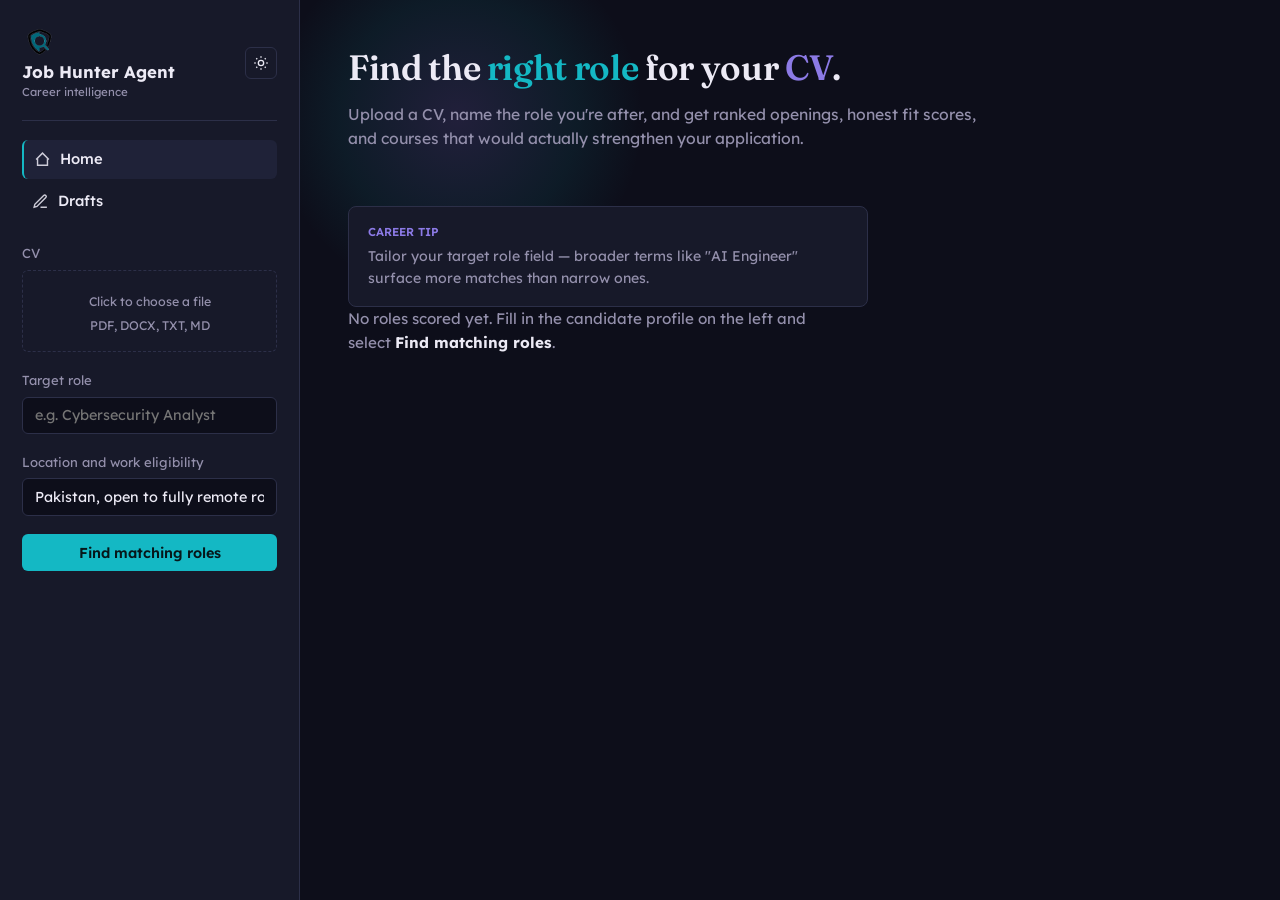
<file: web/index.html>
<!DOCTYPE html>
<html lang="en">
<head>
<meta charset="UTF-8">
<meta name="viewport" content="width=device-width, initial-scale=1">
<title>Job Hunter Agent</title>
<link rel="icon" href="logo-icon.png">
<link rel="stylesheet" href="style.css">
</head>
<body>
<div class="shell">
  <aside class="sidebar">
    <div class="brand">
      <a href="/" class="brand-link" aria-label="Job Hunter Agent — Home">
        <img src="logo-icon.png" alt="">
        <div>
          <div class="brand-name">Job Hunter Agent</div>
          <div class="brand-tag">Career intelligence</div>
        </div>
      </a>
      <button id="theme-toggle" class="theme-toggle" aria-label="Toggle light and dark theme" title="Toggle theme">
        <svg class="icon-sun" viewBox="0 0 24 24" fill="none" stroke="currentColor" stroke-width="2"><circle cx="12" cy="12" r="4"/><path d="M12 2v2M12 20v2M4.93 4.93l1.41 1.41M17.66 17.66l1.41 1.41M2 12h2M20 12h2M6.34 17.66l-1.41 1.41M19.07 4.93l-1.41 1.41"/></svg>
        <svg class="icon-moon" viewBox="0 0 24 24" fill="none" stroke="currentColor" stroke-width="2"><path d="M21 12.79A9 9 0 1 1 11.21 3 7 7 0 0 0 21 12.79Z"/></svg>
      </button>
    </div>

    <nav class="nav">
      <a href="/" class="active">
        <svg viewBox="0 0 24 24" fill="none" stroke="currentColor" stroke-width="2"><path d="M3 12l9-9 9 9M5 10v10h14V10"/></svg>
        Home
      </a>
      <a href="/drafts">
        <svg viewBox="0 0 24 24" fill="none" stroke="currentColor" stroke-width="2"><path d="M12 20h9M16.5 3.5a2.1 2.1 0 0 1 3 3L7 19l-4 1 1-4Z"/></svg>
        Drafts
      </a>
    </nav>

    <div class="field">
      <label for="cv-input">CV</label>
      <div class="upload-zone" id="upload-zone" tabindex="0" role="button" aria-label="Upload your CV">
        <div id="upload-label">
          <div class="hint">Click to choose a file</div>
          <div class="hint">PDF, DOCX, TXT, MD</div>
        </div>
      </div>
      <input type="file" id="cv-input" accept=".pdf,.docx,.txt,.md" style="display:none;">
    </div>

    <div class="field">
      <label for="role-input">Target role</label>
      <input type="text" id="role-input" placeholder="e.g. Cybersecurity Analyst" autocomplete="off">
    </div>

    <div class="field">
      <label for="location-input">Location and work eligibility</label>
      <input type="text" id="location-input" value="Pakistan, open to fully remote roles worldwide, not open to relocation" autocomplete="off">
    </div>

    <button class="btn" id="search-btn">Find matching roles</button>
    <div id="search-alert"></div>
    <div id="search-spinner" style="display:none;" class="spinner-text"><span class="spinner-dot"></span><span id="spinner-msg">Working...</span></div>

    <div id="filters-block" style="display:none;">
      <div style="border-top:1px solid var(--line); margin:1.3rem 0;"></div>

      <div class="filter-group">
        <label>Minimum fit score — <span class="mono" id="score-val">0</span></label>
        <div class="slider-row"><input type="range" id="score-slider" min="0" max="100" value="0" step="5"></div>
      </div>

      <div class="filter-group">
        <label>Experience level</label>
        <div class="chip-row" id="level-chips"></div>
      </div>

      <div class="filter-group">
        <label>Job source</label>
        <div class="chip-row" id="source-chips"></div>
      </div>
    </div>
  </aside>

  <main class="main">
    <div class="masthead">
      <h1>Find the <span class="accent">right role</span> for your <span class="accent-violet">CV</span>.</h1>
      <p>Upload a CV, name the role you're after, and get ranked openings, honest fit scores, and courses that would actually strengthen your application.</p>
    </div>

    <div id="tip-ticker-area"></div>

    <div id="results-area">
      <div class="empty-state">No roles scored yet. Fill in the candidate profile on the left and select <b>Find matching roles</b>.</div>
    </div>

    <div id="courses-area"></div>
  </main>
</div>

<div id="toast-container" class="toast-container"></div>

<script src="app.js"></script>
</body>
</html>
</file>
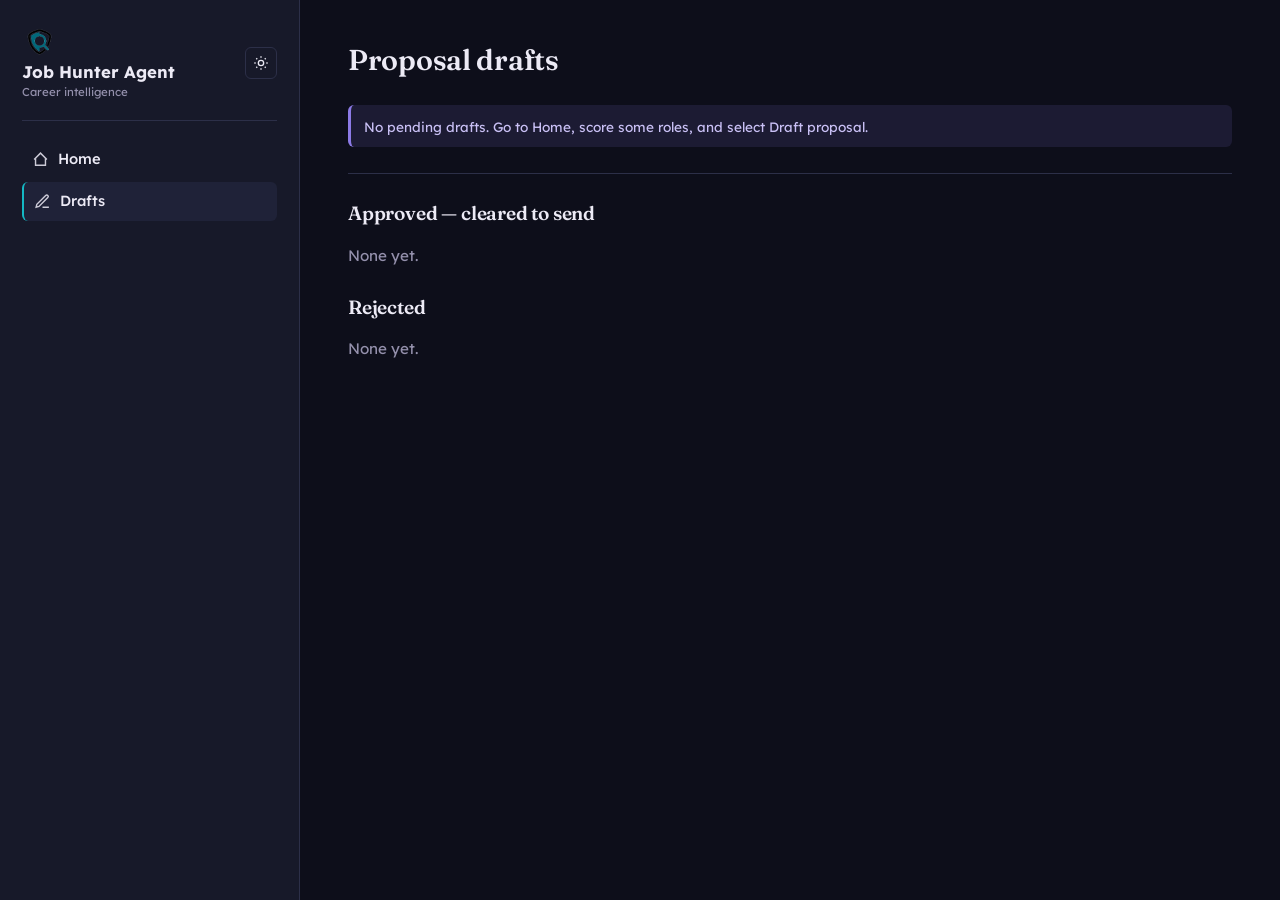
<file: web/drafts.html>
<!DOCTYPE html>
<html lang="en">
<head>
<meta charset="UTF-8">
<meta name="viewport" content="width=device-width, initial-scale=1">
<title>Drafts — Job Hunter Agent</title>
<link rel="icon" href="logo-icon.png">
<link rel="stylesheet" href="style.css">
</head>
<body>
<div class="shell">
  <aside class="sidebar">
    <div class="brand">
      <a href="/" class="brand-link" aria-label="Job Hunter Agent — Home">
        <img src="logo-icon.png" alt="">
        <div>
          <div class="brand-name">Job Hunter Agent</div>
          <div class="brand-tag">Career intelligence</div>
        </div>
      </a>
      <button id="theme-toggle" class="theme-toggle" aria-label="Toggle light and dark theme" title="Toggle theme">
        <svg class="icon-sun" viewBox="0 0 24 24" fill="none" stroke="currentColor" stroke-width="2"><circle cx="12" cy="12" r="4"/><path d="M12 2v2M12 20v2M4.93 4.93l1.41 1.41M17.66 17.66l1.41 1.41M2 12h2M20 12h2M6.34 17.66l-1.41 1.41M19.07 4.93l-1.41 1.41"/></svg>
        <svg class="icon-moon" viewBox="0 0 24 24" fill="none" stroke="currentColor" stroke-width="2"><path d="M21 12.79A9 9 0 1 1 11.21 3 7 7 0 0 0 21 12.79Z"/></svg>
      </button>
    </div>

    <nav class="nav">
      <a href="/">
        <svg viewBox="0 0 24 24" fill="none" stroke="currentColor" stroke-width="2"><path d="M3 12l9-9 9 9M5 10v10h14V10"/></svg>
        Home
      </a>
      <a href="/drafts" class="active">
        <svg viewBox="0 0 24 24" fill="none" stroke="currentColor" stroke-width="2"><path d="M12 20h9M16.5 3.5a2.1 2.1 0 0 1 3 3L7 19l-4 1 1-4Z"/></svg>
        Drafts
      </a>
    </nav>
  </aside>

  <main class="main">
    <h1 style="font-size:1.8rem; margin-bottom:1.4rem;">Proposal drafts</h1>
    <div id="pending-area"></div>

    <div style="border-top:1px solid var(--line); margin:1.6rem 0;"></div>
    <h2 style="font-size:1.2rem; margin-bottom:0.9rem;">Approved — cleared to send</h2>
    <div id="approved-area"></div>

    <h2 style="font-size:1.2rem; margin:1.6rem 0 0.9rem 0;">Rejected</h2>
    <div id="rejected-area"></div>
  </main>
</div>

<div id="toast-container" class="toast-container"></div>

<script src="app.js"></script>
<script>renderDraftsPage();</script>
</body>
</html>
</file>
<file: web/style.css>
@import url('https://fonts.googleapis.com/css2?family=Fraunces:opsz,wght@9..144,500;9..144,600;9..144,700&family=Lexend:wght@400;500;600;700&family=IBM+Plex+Mono:wght@500;600&display=swap');

:root {
  --bg: #0D0E1A;
  --panel: #171929;
  --panel-raised: #1F2238;
  --paper: #ECEAF5;
  --muted: #9490AC;
  --line: #2C2F48;
  --teal: #14B8C4;
  --teal-dim: #0E8A94;
  --violet: #8C7AE6;
  --gold: #C9A46A;
  --mint: #5FBF95;
  --amber: #E8A33D;
  --rose: #E2596B;
}

:root[data-theme="light"] {
  --bg: #F5F4FA;
  --panel: #FFFFFF;
  --panel-raised: #EDEBF7;
  --paper: #14152A;
  --muted: #6B6889;
  --line: #DEDCF0;
  --teal: #0E7490;
  --teal-dim: #0B5A70;
  --violet: #6D5BC4;
  --gold: #A9803F;
  --mint: #1F8F5F;
  --amber: #B5780A;
  --rose: #C23A4E;
}

/* ================= STRUCTURAL RULES FIRST =================
   (kept near the top on purpose, so a partial file paste still
   preserves layout and interactivity — decorative rules go later) */

* { box-sizing: border-box; }
html, body { margin: 0; padding: 0; }

body {
  background: var(--bg);
  color: var(--paper);
  font-family: 'Lexend', sans-serif;
  font-size: 15px;
  line-height: 1.55;
}

h1, h2, h3, .display {
  font-family: 'Fraunces', serif;
  font-weight: 600;
  letter-spacing: -0.01em;
  margin: 0;
}

.mono { font-family: 'IBM Plex Mono', monospace; }
a { color: var(--teal); text-decoration: none; }
a:hover { text-decoration: underline; }

.shell { display: flex; min-height: 100vh; }

.sidebar {
  width: 300px;
  flex-shrink: 0;
  background: var(--panel);
  border-right: 1px solid var(--line);
  padding: 1.6rem 1.4rem;
  display: flex;
  flex-direction: column;
  position: sticky;
  top: 0;
  height: 100vh;
  overflow-y: auto;
  align-self: flex-start;
}

.main { flex: 1; padding: 2.4rem 3rem 4rem 3rem; max-width: 980px; }

.job-row {
  border: 1px solid var(--line); border-left-width: 3px; border-radius: 8px;
  margin-bottom: 0.65rem; overflow: hidden; background: var(--panel);
  opacity: 1; transform: translateY(0);
  transition: opacity 350ms ease, transform 350ms ease, border-color 150ms ease;
}
.job-row.enter { opacity: 0; transform: translateY(10px); transition: none; }
.job-row.band-strong { border-left-color: var(--mint); }
.job-row.band-possible { border-left-color: var(--amber); }
.job-row.band-limited { border-left-color: var(--rose); }
.job-row.top-pick { border-left-color: var(--gold); box-shadow: 0 0 0 1px rgba(201,164,106,0.25); }

.job-head { display: flex; align-items: center; gap: 1rem; padding: 0.85rem 1rem; cursor: pointer; }
.job-title-block { flex: 1; min-width: 0; }
.job-title { font-weight: 600; color: var(--paper); font-size: 0.95rem; display: flex; align-items: center; gap: 0.5rem; }
.job-meta { font-size: 0.8rem; color: var(--muted); margin-top: 0.15rem; }
.job-chevron { color: var(--muted); transition: transform 150ms ease; flex-shrink: 0; }
.job-row.open .job-chevron { transform: rotate(90deg); }
.job-body { display: none; padding: 0 1rem 1.1rem 1rem; border-top: 1px solid var(--line); }
.job-row.open .job-body { display: block; padding-top: 1rem; animation: fadeIn 250ms ease; }
.job-cols { display: flex; gap: 2rem; }
.job-col-main { flex: 2; min-width: 0; }
.job-col-side { flex: 1; min-width: 160px; }

.score-ring { flex-shrink: 0; }
.ring-track { fill: none; stroke: var(--line); stroke-width: 3; }
.ring-fill { fill: none; stroke-width: 3; stroke-linecap: round; transform: rotate(-90deg); transform-origin: 20px 20px; transition: stroke-dashoffset 900ms cubic-bezier(.4,0,.2,1); }
.ring-fill.band-strong { stroke: var(--mint); }
.ring-fill.band-possible { stroke: var(--amber); }
.ring-fill.band-limited { stroke: var(--rose); }
.ring-text { font-size: 11px; fill: var(--paper); font-weight: 600; }

.top-pick-badge { display: inline-flex; align-items: center; gap: 0.25rem; background: rgba(201,164,106,0.15); color: var(--gold); border: 1px solid rgba(201,164,106,0.4); border-radius: 20px; padding: 0.1em 0.6em; font-size: 0.7rem; font-weight: 600; }

.btn {
  background: var(--teal); color: #06171A; border: none; border-radius: 6px;
  padding: 0.62rem 1rem; font-family: 'Lexend', sans-serif; font-weight: 600;
  font-size: 0.9rem; cursor: pointer; width: 100%;
  transition: background 150ms ease, transform 150ms ease;
}
.btn:hover { background: #3FCDD8; transform: translateY(-1px); }
.btn:active { transform: translateY(0); }
.btn:disabled { opacity: 0.5; cursor: not-allowed; transform: none; }
.btn-ghost { background: transparent; border: 1px solid var(--line); color: var(--paper); width: auto; }
.btn-ghost:hover { background: var(--panel-raised); border-color: var(--muted); }
.btn-small { width: auto; padding: 0.4rem 0.8rem; font-size: 0.82rem; }

input[type="text"], textarea {
  width: 100%; background: var(--bg); border: 1px solid var(--line); color: var(--paper);
  border-radius: 6px; padding: 0.55rem 0.7rem; font-family: 'Lexend', sans-serif;
  font-size: 0.9rem; transition: border-color 150ms ease;
}
input[type="text"]:focus, textarea:focus { outline: none; border-color: var(--teal); }

/* ================= EVERYTHING ELSE ================= */

@keyframes fadeIn { from { opacity: 0; } to { opacity: 1; } }

#MainMenu, footer { visibility: hidden; height: 0; }

/* ---------- Brand ---------- */
.brand { display: flex; align-items: center; gap: 0.65rem; padding-bottom: 1.2rem; margin-bottom: 1.2rem; border-bottom: 1px solid var(--line); }
.brand img { width: 34px; height: 30px; object-fit: contain; }
.brand-name { font-size: 1.05rem; font-weight: 700; color: var(--paper); line-height: 1.15; }
.brand-tag { font-size: 0.72rem; color: var(--muted); margin-top: 0.1rem; }

.theme-toggle {
  margin-left: auto; background: transparent; border: 1px solid var(--line); border-radius: 6px;
  width: 32px; height: 32px; display: flex; align-items: center; justify-content: center;
  cursor: pointer; color: var(--paper); flex-shrink: 0;
  transition: background 150ms ease, border-color 150ms ease;
}
.theme-toggle:hover { background: var(--panel-raised); border-color: var(--muted); }
.theme-toggle svg { width: 16px; height: 16px; }
.theme-toggle .icon-moon { display: none; }
:root[data-theme="light"] .theme-toggle .icon-sun { display: none; }
:root[data-theme="light"] .theme-toggle .icon-moon { display: block; }

/* ---------- Nav ---------- */
.nav { display: flex; flex-direction: column; gap: 0.2rem; margin-bottom: 1.4rem; }
.nav a {
  color: var(--paper); display: flex; align-items: center; gap: 0.55rem;
  padding: 0.5rem 0.6rem; border-radius: 6px; font-size: 0.92rem; font-weight: 500;
  transition: background 150ms ease;
}
.nav a:hover { background: var(--panel-raised); text-decoration: none; }
.nav a.active { background: var(--panel-raised); border-left: 2px solid var(--teal); }
.nav svg { width: 17px; height: 17px; opacity: 0.85; flex-shrink: 0; }

/* ---------- Form fields ---------- */
.field { margin-bottom: 1.1rem; }
.field label { display: block; font-size: 0.82rem; color: var(--muted); margin-bottom: 0.4rem; }

.upload-zone {
  border: 1px dashed var(--line); border-radius: 6px; padding: 1rem; text-align: center; cursor: pointer;
  transition: border-color 150ms ease, background 150ms ease;
}
.upload-zone:hover { border-color: var(--teal-dim); background: var(--panel-raised); }
.upload-zone.has-file { border-color: var(--mint); border-style: solid; }
.upload-zone .hint { font-size: 0.78rem; color: var(--muted); margin-top: 0.3rem; }
.upload-zone .filename { font-size: 0.85rem; color: var(--paper); word-break: break-all; }

/* ---------- Alerts ---------- */
.alert { border-radius: 6px; padding: 0.65rem 0.8rem; font-size: 0.85rem; margin-top: 0.6rem; border-left: 3px solid; }
.alert-error { background: rgba(226,89,107,0.12); border-color: var(--rose); color: #F3B3BC; }
.alert-warning { background: rgba(232,163,61,0.12); border-color: var(--amber); color: #F0C888; }
.alert-info { background: rgba(140,122,230,0.12); border-color: var(--violet); color: #C9C0F5; }
:root[data-theme="light"] .alert-error { color: #7A2331; }
:root[data-theme="light"] .alert-warning { color: #6B4A05; }
:root[data-theme="light"] .alert-info { color: #362A6B; }

/* ---------- Filters ---------- */
.filter-group { margin-bottom: 1rem; }
.filter-group label { display: block; font-size: 0.82rem; color: var(--muted); margin-bottom: 0.5rem; }
.chip-row { display: flex; flex-wrap: wrap; gap: 0.4rem; }
.chip { border: 1px solid var(--line); background: transparent; color: var(--muted); border-radius: 20px; padding: 0.3rem 0.7rem; font-size: 0.78rem; cursor: pointer; transition: all 150ms ease; }
.chip:hover { border-color: var(--teal-dim); }
.chip.selected { background: var(--teal); border-color: var(--teal); color: #06171A; font-weight: 600; }
.slider-row { display: flex; align-items: center; gap: 0.6rem; }
.slider-row input[type="range"] { flex: 1; accent-color: var(--teal); }

/* ---------- Masthead (soft radial glow, restrained) ---------- */
.masthead {
  margin-bottom: 2rem; max-width: 640px; position: relative; padding: 0.5rem 0;
}
.masthead::before {
  content: ""; position: absolute; top: -80px; left: -100px; width: 420px; height: 320px;
  background: radial-gradient(circle, rgba(140,122,230,0.16) 0%, rgba(20,184,196,0.08) 45%, transparent 70%);
  z-index: -1; pointer-events: none;
}
.masthead h1 { font-size: 2.2rem; line-height: 1.25; color: var(--paper); }
.masthead .accent { color: var(--teal); }
.masthead .accent-violet { color: var(--violet); }
.masthead p { color: var(--muted); margin-top: 0.7rem; font-size: 0.98rem; }

/* ---------- Tip ticker (empty state) ---------- */
.tip-ticker { margin-top: 1.6rem; border: 1px solid var(--line); border-radius: 8px; background: var(--panel); padding: 1rem 1.2rem; max-width: 520px; position: relative; min-height: 3.2rem; }
.tip-ticker .tip-label { font-size: 0.72rem; color: var(--violet); font-weight: 600; margin-bottom: 0.35rem; }
.tip-item { font-size: 0.88rem; color: var(--muted); opacity: 0; position: absolute; left: 1.2rem; right: 1.2rem; top: 2.1rem; transition: opacity 500ms ease; }
.tip-item.active { opacity: 1; position: static; }

/* ---------- Stats ---------- */
.stats-row { display: flex; gap: 2.4rem; padding-bottom: 1.3rem; border-bottom: 1px solid var(--line); margin-bottom: 1.4rem; }
.stat .num { font-size: 1.9rem; color: var(--paper); }
.stat .label { font-size: 0.8rem; color: var(--muted); margin-top: 0.15rem; }
.results-summary { color: var(--muted); font-size: 0.85rem; margin-bottom: 0.9rem; }

/* ---------- Skill coverage chart ---------- */
.skill-chart-card { border: 1px solid var(--line); border-radius: 8px; padding: 1.1rem 1.2rem; margin-bottom: 1.4rem; background: var(--panel); }
.skill-bar-row { display: flex; align-items: center; gap: 0.8rem; margin-bottom: 0.55rem; }
.skill-bar-row:last-child { margin-bottom: 0; }
.skill-bar-label { width: 150px; flex-shrink: 0; font-size: 0.83rem; color: var(--paper); overflow: hidden; text-overflow: ellipsis; white-space: nowrap; }
.skill-bar-track { flex: 1; height: 8px; background: var(--bg); border-radius: 4px; overflow: hidden; }
.skill-bar-fill { height: 100%; background: linear-gradient(90deg, var(--teal), var(--violet)); border-radius: 4px; width: 0%; transition: width 700ms cubic-bezier(.4,0,.2,1); }
.skill-bar-count { width: 1.5em; text-align: right; font-size: 0.8rem; color: var(--muted); flex-shrink: 0; }

.field-label { font-size: 0.78rem; color: var(--muted); margin-bottom: 0.2rem; margin-top: 0.7rem; }
.field-label:first-child { margin-top: 0; }
.skill-text { font-size: 0.88rem; color: var(--paper); }
.reasoning { font-size: 0.85rem; color: var(--muted); font-style: italic; margin-top: 0.6rem; line-height: 1.5; }
.open-link { display: inline-block; margin-top: 0.7rem; font-size: 0.85rem; }

.draft-status { font-size: 0.85rem; }
.draft-status .tag { display: inline-block; padding: 0.15em 0.6em; border-radius: 4px; font-size: 0.78rem; font-weight: 600; }
.draft-status .tag.pending { background: rgba(232,163,61,0.15); color: var(--amber); }
.draft-status .tag.approved { background: rgba(95,191,149,0.15); color: var(--mint); }
.draft-status .tag.rejected { background: rgba(226,89,107,0.15); color: var(--rose); }

/* ---------- Courses ---------- */
.courses-section { margin-top: 2.2rem; }
.courses-section h2 { font-size: 1.3rem; margin-bottom: 1rem; }
.course-row { border: 1px solid var(--line); border-radius: 6px; padding: 0.9rem 1.1rem; margin-bottom: 0.6rem; background: var(--panel); }
.course-title { font-weight: 600; font-size: 0.95rem; }
.course-meta { font-size: 0.8rem; color: var(--muted); margin-top: 0.15rem; }
.course-content { font-size: 0.86rem; margin-top: 0.5rem; }
.course-impact { font-size: 0.84rem; color: var(--muted); margin-top: 0.4rem; }

/* ---------- Empty state ---------- */
.empty-state { color: var(--muted); font-size: 0.95rem; max-width: 480px; }
.empty-state b { color: var(--paper); }

/* ---------- Drafts page ---------- */
.draft-card { border: 1px solid var(--line); border-radius: 8px; padding: 1.2rem 1.3rem; margin-bottom: 0.9rem; background: var(--panel); }
.draft-card h3 { font-size: 1.05rem; margin-bottom: 0.7rem; }
.draft-card textarea { width: 100%; min-height: 240px; margin-top: 0.7rem; margin-bottom: 0.8rem; resize: vertical; line-height: 1.6; padding: 0.9rem; }
.draft-actions { display: flex; gap: 0.6rem; }

/* ---------- Toasts ---------- */
.toast-container { position: fixed; bottom: 1.4rem; right: 1.4rem; display: flex; flex-direction: column; gap: 0.6rem; z-index: 1000; }
.toast {
  background: var(--panel-raised); border: 1px solid var(--line); border-left: 3px solid var(--teal);
  color: var(--paper); padding: 0.7rem 1rem; border-radius: 8px; font-size: 0.88rem; max-width: 320px;
  opacity: 0; transform: translateX(20px); transition: opacity 250ms ease, transform 250ms ease;
  box-shadow: 0 8px 24px rgba(0,0,0,0.35);
}
.toast.show { opacity: 1; transform: translateX(0); }
.toast-error { border-left-color: var(--rose); }
.toast-warning { border-left-color: var(--amber); }
.toast-success { border-left-color: var(--mint); }

::-webkit-scrollbar { width: 10px; }
::-webkit-scrollbar-track { background: var(--bg); }
::-webkit-scrollbar-thumb { background: var(--line); border-radius: 5px; }

a:focus-visible, button:focus-visible, input:focus-visible, textarea:focus-visible, .job-head:focus-visible {
  outline: 2px solid var(--teal); outline-offset: 2px;
}
@media (prefers-reduced-motion: reduce) {
  * { transition: none !important; animation: none !important; }
}

.spinner-text { color: var(--muted); font-size: 0.88rem; display: flex; align-items: center; gap: 0.5rem; margin-top: 0.6rem; }
.spinner-dot { width: 7px; height: 7px; border-radius: 50%; background: var(--teal); animation: pulse 1s ease-in-out infinite; }
@keyframes pulse { 0%, 100% { opacity: 0.3; } 50% { opacity: 1; } }

@media (max-width: 860px) {
  .shell { flex-direction: column; }
  .sidebar { width: 100%; border-right: none; border-bottom: 1px solid var(--line); position: relative; height: auto; }
  .main { padding: 1.6rem 1.2rem 3rem 1.2rem; }
  .job-cols { flex-direction: column; gap: 1rem; }
  .stats-row { gap: 1.4rem; flex-wrap: wrap; }
  .skill-bar-label { width: 100px; }
  .toast-container { left: 1rem; right: 1rem; bottom: 1rem; }
  .toast { max-width: none; }
}
</file>
